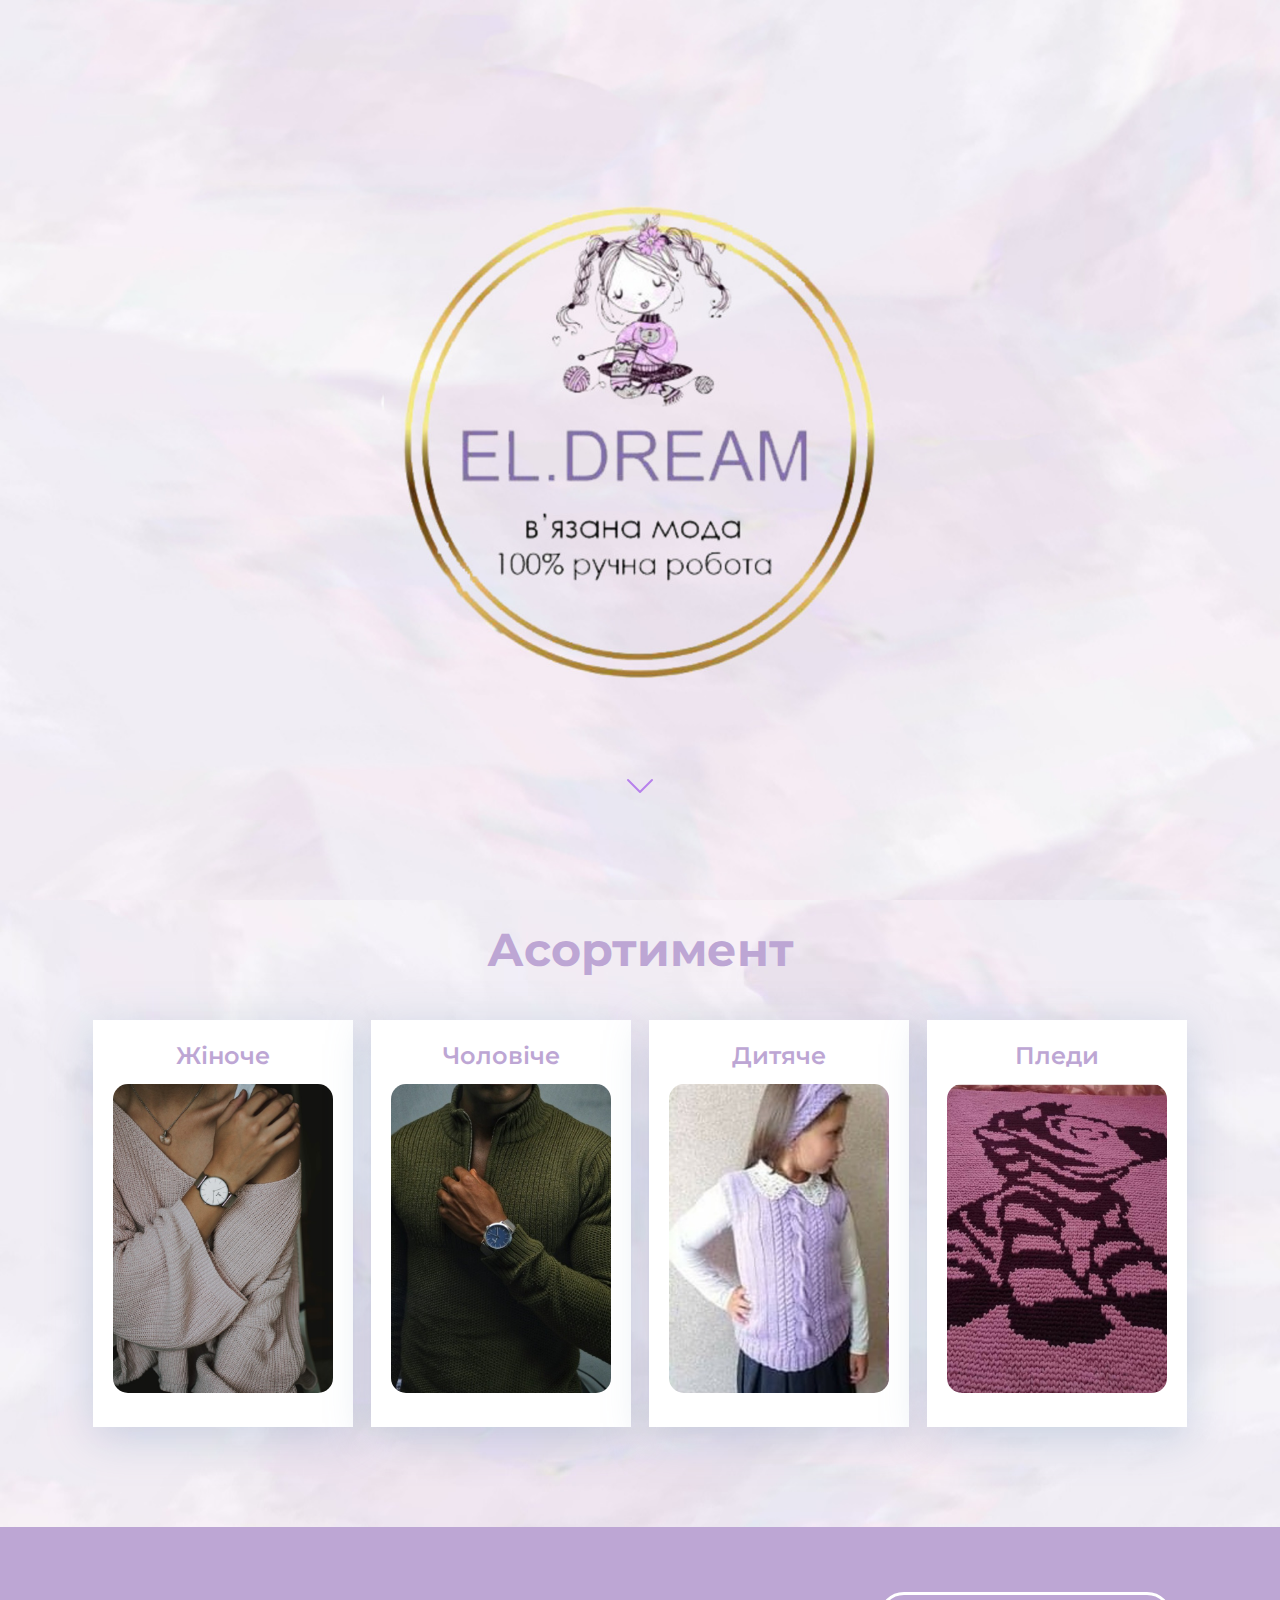
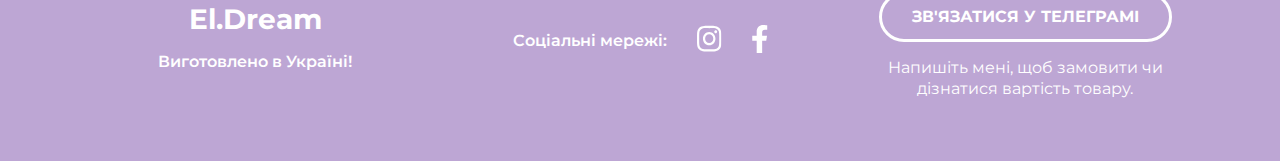
<file: index.html>
<!DOCTYPE html>
<html lang="en">

<head>
    <meta charset="UTF-8">
    <meta http-equiv="X-UA-Compatible" content="IE=edge">
    <meta name="viewport" content="width=device-width, initial-scale=1.0">
    <meta name="keywords" content="Knitted, Handmade, Clothes, Well made, Pretty">
    <meta name="description" content="Handmade knitted pretty clothes, well made from quality material">
    <meta name="author" content="Vladimir Natsvlishvili">
    <link rel="icon" href="./img/favicon.ico" type="image/x-icon для .ico">
    <title>El.Dream</title>
    <link rel="stylesheet" href="./css/main.css">
    <link rel="stylesheet" href="./css/media.css">
    <link href="https://fonts.googleapis.com/css2?family=Montserrat:wght@400;600;700&display=swap" rel="stylesheet">
</head>

<body>
    <div class="wrapper">
        <header class="header">
            <h1 class="header-title"></h1>
            <p class="header-subtitle"></p>
            <a href="#goods" class="header img">
                <img src="./img/header/chevron-down.svg">
            </a>
        </header>

        <main class="main">
            <section class="goods" id="goods">
                <div class="container">
                    <h2 class="goods-header">Асортимент</h2>

                    <!-- goods-card-wrapper -->
                    <div class="goods-card-wrapper">

                        <!-- Card -->
                        <div class="card">
                            <a href="female.html" class="card-link">
                                <h3 class="card-title">Жіноче</h3>
                                <img class="card-img" src="./img/main/category_female.jpg" alt="Жіноче">
                                <!-- <p></p> -->
                            </a>
                        </div>
                        <!-- Card -->
                        <div class="card">
                            <a href="male.html" class="card-link">
                                <h3 class="card-title">Чоловіче</h3>
                                <img class="card-img" src="./img/main/category_male.jpg" alt="Чоловіче">
                                <!-- <p></p> -->
                            </a>
                        </div>
                        <!-- Card -->
                        <div class="card">
                            <a href="childrens.html" class="card-link">
                                <h3 class="card-title">Дитяче</h3>
                                <img class="card-img" src="./img/main/category_childrens.jpg" alt="Дитяче">
                                <!-- <p></p> -->
                            </a>
                        </div>
                        <!-- Card -->
                        <div class="card">
                            <a href="plaid.html" class="card-link">
                                <h3 class="card-title">Пледи</h3>
                                <img class="card-img" src="./img/main/category_plaid.jpg" alt="Пледи">
                                <!-- <p></p> -->
                            </a>
                        </div>
                    </div>
                </div>
            </section>
        </main>

        <footer class="footer">
            <div class="container">
                <div class="footer-row">
                    <!-- footer-copyright -->
                    <div class="footer-copyright footer-column">
                        <div class="footer-copyright-name">El.Dream</div>
                        <p>Виготовлено в Україні!</p>
                    </div>
                    <!-- footer-icons -->
                    <div class="footer-icons footer-column">
                        <p class="footer-icons-row">Соціальні мережі:
                            <a href="https://www.instagram.com/el.dream_knitt/" target="_blank">
                                <img src="./img/social/instagram.svg" alt="">
                            </a>
                            <a href="#" target="_blank">
                                <img src="./img/social/facebook.svg" alt="">
                            </a>
                        </p>
                    </div>
                    <div class="footer-contacts footer-column">
                        <a href="https://t.me/Lencya2" class="footer-button" target="_blank">
                            Зв'язатися у телеграмі
                        </a>
                        <p>Напишіть мені, щоб замовити чи дізнатися вартість товару.</p>
                    </div>
                </div>
            </div>
        </footer>
    </div>

    <!-- Self scripsts and libraries -->
    <script src="./js/main.js"></script>
</body>

</html>
</file>
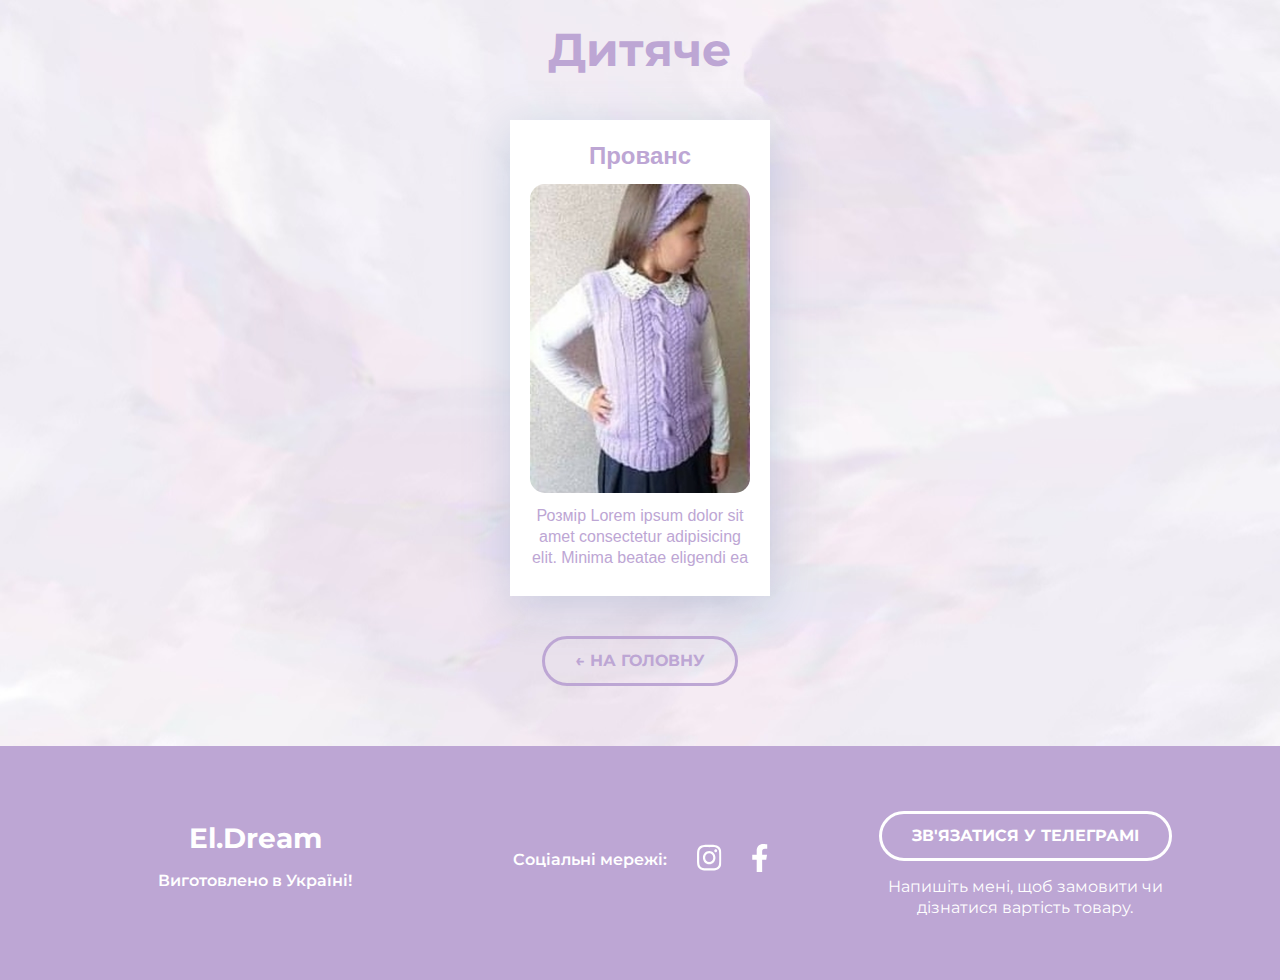
<file: childrens.html>
<!DOCTYPE html>
<html lang="en">

<head>
    <meta charset="UTF-8">
    <meta http-equiv="X-UA-Compatible" content="IE=edge">
    <meta name="viewport" content="width=device-width, initial-scale=1.0">
    <meta name="keywords" content="Knitted, Handmade, Clothes, Well made, Pretty">
    <meta name="description" content="Handmade knitted pretty clothes, well made from quality material">
    <meta name="author" content="Vladimir Natsvlishvili">
    <link rel="icon" href="./img/favicon.ico" type="image/x-icon для .ico">
    <title>Жіноче</title>
    <link rel="stylesheet" href="./css/main.css">
    <link rel="stylesheet" href="./css/media.css">
    <link href="https://fonts.googleapis.com/css2?family=Montserrat:wght@400;600;700&display=swap" rel="stylesheet">
</head>

<body>
    <div class="wrapper">
        <main class="main">
            <section class="goods" id="goods">
                <div class="container">
                    <h2 class="goods-header">Дитяче</h2>

                    <!-- goods-card-wrapper -->
                    <div class="goods-card-wrapper">
                        <!-- Card -->
                        <div class="card">
                            <button class="card-link">
                                <h3 class="card-title">Прованс</h3>
                                <img class="card-img" src="./img/goods/childrens/provans.jpg" alt="Прованс">
                                <p>Розмір Lorem ipsum dolor sit amet consectetur adipisicing elit. Minima beatae
                                    eligendi ea
                                    eveniet libero quos quia optio, cupiditate nulla quas unde maiores eos sed eaque
                                    perspiciatis aperiam possimus quidem distinctio.</p>
                            </button>
                        </div>
                    </div>
                </div>
                <div class='btn-back-wrapper'>
                    <a href="index.html" class="btn-back">
                        ← на головну
                    </a>
                </div>
            </section>

            <!-- modal window -->
            <div class="modal hide">
                <div class="modal-dialog">
                    <div data-close class="modal-close">&times;</div>
                    <div class="modal-content">
                    </div>
                </div>
            </div>
        </main>

        <footer class="footer">
            <div class="container">
                <div class="footer-row">
                    <!-- footer-copyright -->
                    <div class="footer-copyright footer-column">
                        <div class="footer-copyright-name">El.Dream</div>
                        <p>Виготовлено в Україні!</p>
                    </div>
                    <!-- footer-icons -->
                    <div class="footer-icons footer-column">
                        <p class="footer-icons-row">Соціальні мережі:
                            <a href="https://www.instagram.com/el.dream_knitt/" target="_blank">
                                <img src="./img/social/instagram.svg" alt="">
                            </a>
                            <a href="#" target="_blank">
                                <img src="./img/social/facebook.svg" alt="">
                            </a>
                        </p>
                    </div>
                    <div class="footer-contacts footer-column">
                        <a href="https://t.me/Lencya2" class="footer-button" target="_blank">
                            Зв'язатися у телеграмі
                        </a>
                        <p>Напишіть мені, щоб замовити чи дізнатися вартість товару.</p>
                    </div>
                </div>
            </div>
        </footer>
    </div>

    <!-- Self scripsts and libraries -->
    <script src="./js/main.js"></script>
</body>

</html>
</file>
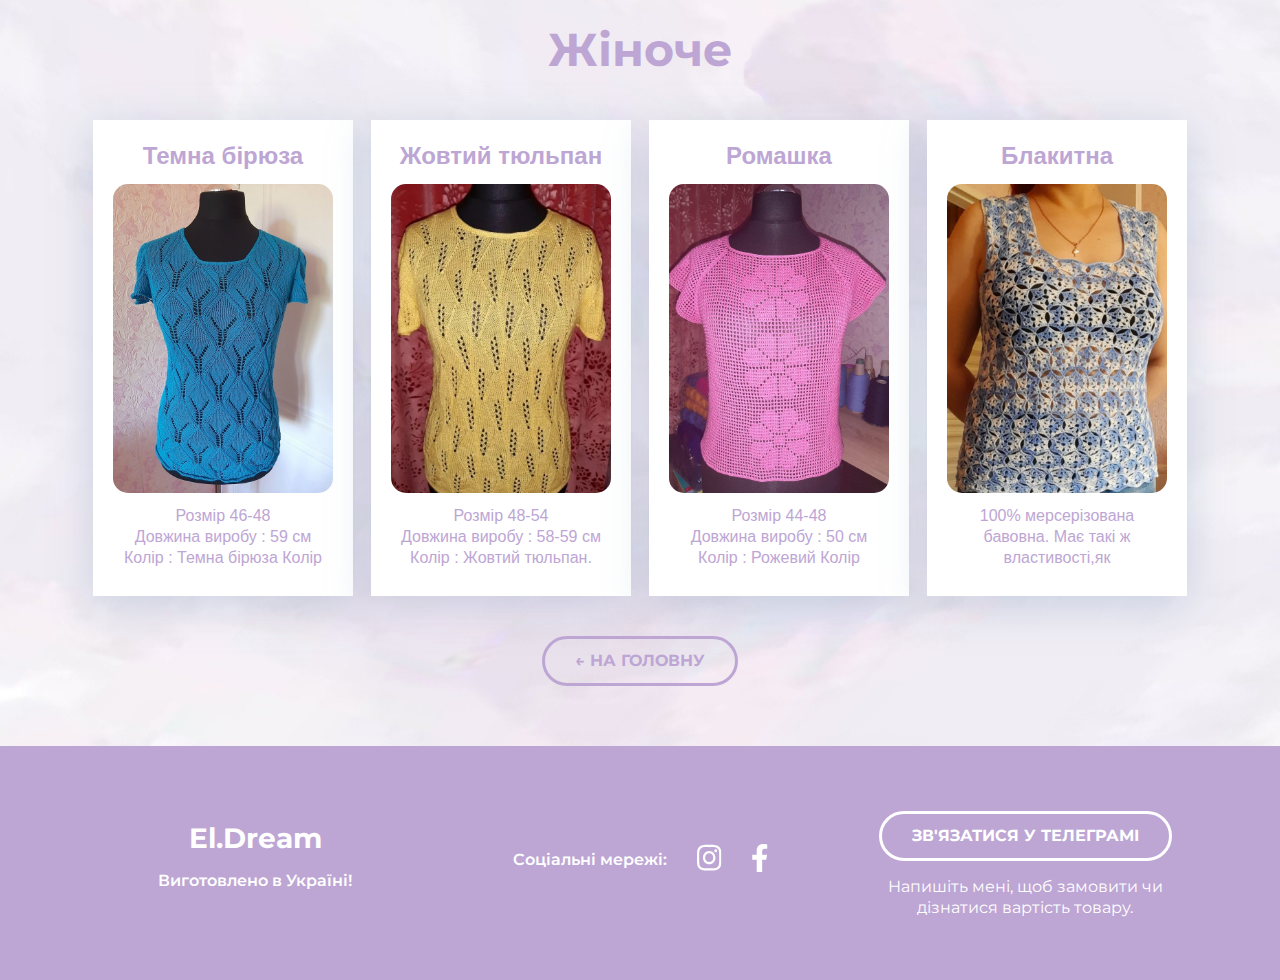
<file: female.html>
<!DOCTYPE html>
<html lang="en">

<head>
    <meta charset="UTF-8">
    <meta http-equiv="X-UA-Compatible" content="IE=edge">
    <meta name="viewport" content="width=device-width, initial-scale=1.0">
    <meta name="keywords" content="Knitted, Handmade, Clothes, Well made, Pretty">
    <meta name="description" content="Handmade knitted pretty clothes, well made from quality material">
    <meta name="author" content="Vladimir Natsvlishvili">
    <link rel="icon" href="./img/favicon.ico" type="image/x-icon для .ico">
    <title>Жіноче</title>
    <link rel="stylesheet" href="./css/main.css">
    <link rel="stylesheet" href="./css/media.css">
    <link href="https://fonts.googleapis.com/css2?family=Montserrat:wght@400;600;700&display=swap" rel="stylesheet">
</head>

<body>
    <div class="wrapper">
        <main class="main">
            <section class="goods" id="goods">
                <div class="container">
                    <h2 class="goods-header">Жіноче</h2>
                    <!-- goods-card-wrapper -->
                    <div class="goods-card-wrapper">
                        <!-- Card -->
                        <div class="card">
                            <button class="card-link">
                                <h3 class="card-title">Темна бірюза</h3>
                                <img class="card-img" src="./img/goods/female/t-shirt_blue.jpg" alt="Темна бірюза">
                                <p>Розмір 46-48 <br>Довжина виробу : 59 см Колір : Темна бірюза Колір
                                    яскравий,насичений.
                                    Склад : 100% італійський котон
                                    Добре пропускає повітря, дихає та добре вбирає вологу. Тому її цілком комфортно
                                    носити у
                                    спекотну пору року.
                                    100 % італійський котон міцний,невибагливий у догляді,може використовуватися довгі
                                    роки.
                                    Ручне прання при температурі не більше 30 градусів,сушити в горизонталі,щоб уникнути
                                    деформації виробу.</p>
                            </button>
                        </div>
                        <!-- Card -->
                        <div class="card">
                            <button class="card-link">
                                <h3 class="card-title">Жовтий тюльпан</h3>
                                <img class="card-img" src="./img/goods/female/t-shirt_yellow.jpg" alt="Жовтий тюльпан">
                                <p>Розмір 48-54 <br>Довжина виробу : 58-59 см Колір : Жовтий тюльпан. Колір
                                    яскравий,насичений.
                                    Склад : 100% італійська бавовна.
                                    Найніжніша італійська бавовна,невагома легкість та яскравий насичений колір подарує
                                    Вам
                                    комфорт та радістний настрій.
                                    Відмінно пропускає повітря і не парить,при носінні буде активно виводити тепло від
                                    тіла.
                                    Тому її цілком комфортно носити у спекотну пору року.
                                    Ручне прання при температурі не більше 30 градусів,сушити в горизонталі,щоб уникнути
                                    деформації виробу.</p>
                            </button>
                        </div>
                        <!-- Card -->
                        <div class="card">
                            <button class="card-link">
                                <h3 class="card-title">Ромашка</h3>
                                <img class="card-img" src="./img/goods/female/t-shirt_pink.jpg" alt="Ромашка">
                                <p>Розмір 44-48 <br>Довжина виробу : 50 см Колір : Рожевий Колір яскравий,насичений.
                                    Склад : 100% італійська бавовна
                                    Футболка "Ромашка" в'язана гачком у техніці філейне в'язання з піксельним малюнком,
                                    є
                                    реглан та росток,завдяки чого не буде дискомфорту при експлуатації виробу.
                                    Добре пропускає повітря, дихає та добре вбирає вологу. Тому її цілком комфортно
                                    носити у
                                    спекотну пору року.</p>
                            </button>
                        </div>
                        <!-- Card -->
                        <div class="card">
                            <button class="card-link">
                                <h3 class="card-title">Блакитна</h3>
                                <img class="card-img" src="./img/goods/female/t-shirt_light_blue.jpg" alt="Блакитна">
                                <p>100% мерсерізована бавовна. Має такі ж властивості,як звичайна.Різниця у скрутці
                                    самої
                                    нитки,вона трохи жорсткіша,ніж звичайна бавовна і має трохи блиск,але в спеку в ній
                                    дуже
                                    комфортно.</p>
                            </button>
                        </div>
                    </div>
                </div>
                <div class='btn-back-wrapper'>
                    <a href="index.html" class="btn-back">
                        ← на головну
                    </a>
                </div>
            </section>

            <!-- modal window -->
            <div class="modal hide">
                <div class="modal-dialog">
                    <div data-close class="modal-close">&times;</div>
                    <div class="modal-content">

                    </div>
                </div>
            </div>
        </main>

        <footer class="footer">
            <div class="container">
                <div class="footer-row">
                    <!-- footer-copyright -->
                    <div class="footer-copyright footer-column">
                        <div class="footer-copyright-name">El.Dream</div>
                        <p>Виготовлено в Україні!</p>
                    </div>
                    <!-- footer-icons -->
                    <div class="footer-icons footer-column">
                        <p class="footer-icons-row">Соціальні мережі:
                            <a href="https://www.instagram.com/el.dream_knitt/" target="_blank">
                                <img src="./img/social/instagram.svg" alt="">
                            </a>
                            <a href="#" target="_blank">
                                <img src="./img/social/facebook.svg" alt="">
                            </a>
                        </p>
                    </div>
                    <div class="footer-contacts footer-column">
                        <a href="https://t.me/Lencya2" class="footer-button" target="_blank">
                            Зв'язатися у телеграмі
                        </a>
                        <p>Напишіть мені, щоб замовити чи дізнатися вартість товару.</p>
                    </div>
                </div>
            </div>
        </footer>
    </div>

    <!-- Self scripsts and libraries -->
    <script src="./js/main.js"></script>
</body>

</html>
</file>
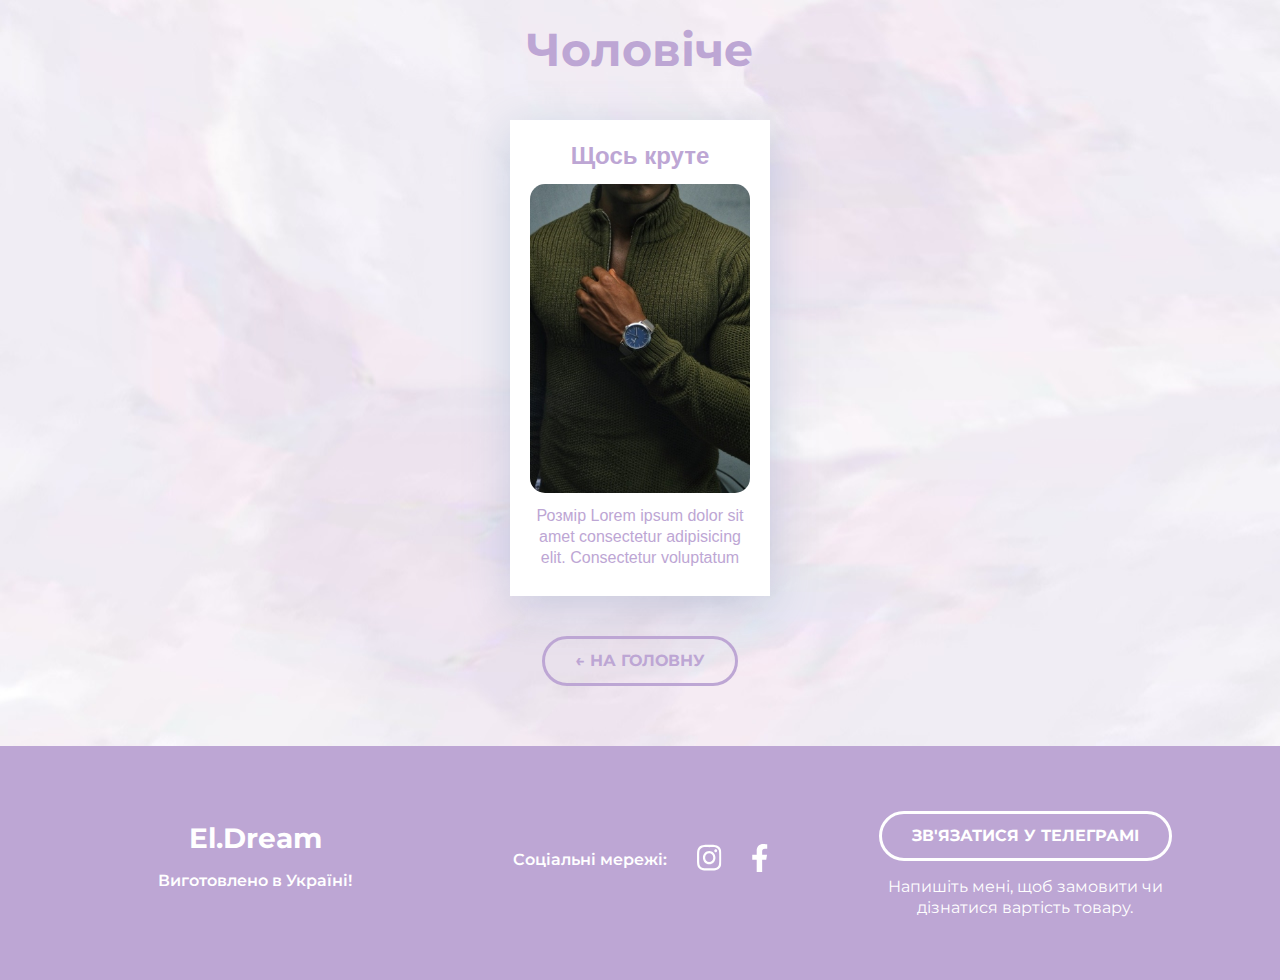
<file: male.html>
<!DOCTYPE html>
<html lang="en">

<head>
    <meta charset="UTF-8">
    <meta http-equiv="X-UA-Compatible" content="IE=edge">
    <meta name="viewport" content="width=device-width, initial-scale=1.0">
    <meta name="keywords" content="Knitted, Handmade, Clothes, Well made, Pretty">
    <meta name="description" content="Handmade knitted pretty clothes, well made from quality material">
    <meta name="author" content="Vladimir Natsvlishvili">
    <link rel="icon" href="./img/favicon.ico" type="image/x-icon для .ico">
    <title>Жіноче</title>
    <link rel="stylesheet" href="./css/main.css">
    <link rel="stylesheet" href="./css/media.css">
    <link href="https://fonts.googleapis.com/css2?family=Montserrat:wght@400;600;700&display=swap" rel="stylesheet">
</head>

<body>
    <div class="wrapper">
        <main class="main">
            <section class="goods" id="goods">
                <div class="container">
                    <h2 class="goods-header">Чоловіче</h2>
                    <!-- goods-card-wrapper -->
                    <div class="goods-card-wrapper">
                        <!-- Card -->
                        <div class="card">
                            <button class="card-link">
                                <h3 class="card-title">Щось круте</h3>
                                <img class="card-img" src="./img/goods/male/male.jpg" alt="Щось круте">
                                <p>Розмір Lorem ipsum dolor sit amet consectetur adipisicing elit. Consectetur
                                    voluptatum
                                    reprehenderit totam esse quod vero, culpa vel nam commodi adipisci dolorem harum
                                    dicta
                                    voluptatibus sed amet magni libero sit nihil.</p>
                            </button>
                        </div>
                    </div>
                </div>
                <div class='btn-back-wrapper'>
                    <a href="index.html" class="btn-back">
                        ← на головну
                    </a>
                </div>
            </section>

            <!-- modal window -->
            <div class="modal hide">
                <div class="modal-dialog">
                    <div data-close class="modal-close">&times;</div>
                    <div class="modal-content">

                    </div>
                </div>
            </div>
        </main>

        <footer class="footer">
            <div class="container">
                <div class="footer-row">
                    <!-- footer-copyright -->
                    <div class="footer-copyright footer-column">
                        <div class="footer-copyright-name">El.Dream</div>
                        <p>Виготовлено в Україні!</p>
                    </div>
                    <!-- footer-icons -->
                    <div class="footer-icons footer-column">
                        <p class="footer-icons-row">Соціальні мережі:
                            <a href="https://www.instagram.com/el.dream_knitt/" target="_blank">
                                <img src="./img/social/instagram.svg" alt="">
                            </a>
                            <a href="#" target="_blank">
                                <img src="./img/social/facebook.svg" alt="">
                            </a>
                        </p>
                        <!-- <div class="footer-icons-row"> -->

                        <!-- </div> -->
                    </div>
                    <div class="footer-contacts footer-column">
                        <a href="https://t.me/Lencya2" class="footer-button" target="_blank">
                            Зв'язатися у телеграмі
                        </a>
                        <p>Напишіть мені, щоб замовити чи дізнатися вартість товару.</p>
                    </div>
                </div>
            </div>
        </footer>
    </div>

    <!-- Self scripsts and libraries -->
    <script src="./js/main.js"></script>
</body>

</html>
</file>
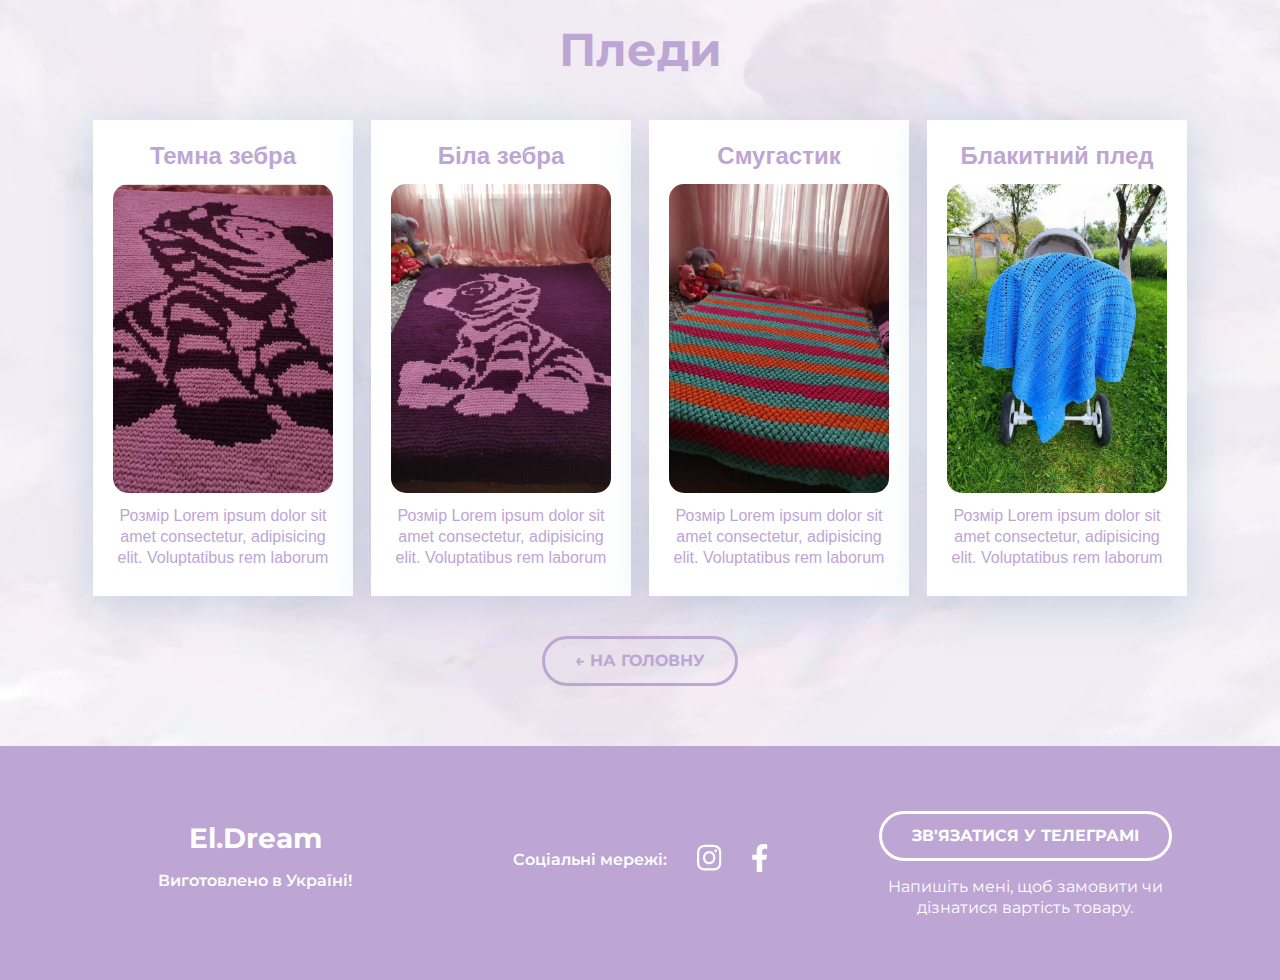
<file: plaid.html>
<!DOCTYPE html>
<html lang="en">

<head>
    <meta charset="UTF-8">
    <meta http-equiv="X-UA-Compatible" content="IE=edge">
    <meta name="viewport" content="width=device-width, initial-scale=1.0">
    <meta name="keywords" content="Knitted, Handmade, Clothes, Well made, Pretty">
    <meta name="description" content="Handmade knitted pretty clothes, well made from quality material">
    <meta name="author" content="Vladimir Natsvlishvili">
    <link rel="icon" href="./img/favicon.ico" type="image/x-icon для .ico">
    <title>Жіноче</title>
    <link rel="stylesheet" href="./css/main.css">
    <link rel="stylesheet" href="./css/media.css">
    <link href="https://fonts.googleapis.com/css2?family=Montserrat:wght@400;600;700&display=swap" rel="stylesheet">
</head>

<body>
    <div class="wrapper">
        <main class="main">

            <section class="goods" id="goods">
                <div class="container">
                    <h2 class="goods-header">Пледи</h2>
                    <!-- goods-card-wrapper -->
                    <div class="goods-card-wrapper">
                        <!-- Card -->
                        <div class="card">
                            <button class="card-link">
                                <h3 class="card-title">Темна зебра</h3>
                                <img class="card-img" src="./img/goods/plaid/dark_zebra.jpg" alt="Темна зебра">
                                <p>Розмір Lorem ipsum dolor sit amet consectetur, adipisicing elit. Voluptatibus rem
                                    laborum
                                    incidunt nisi ab eaque quos odio? Tenetur, qui expedita, voluptatibus ex ab a velit
                                    magnam fuga iusto commodi culpa.</p>
                            </button>
                        </div>
                        <!-- Card -->
                        <div class="card">
                            <button class="card-link">
                                <h3 class="card-title">Біла зебра</h3>
                                <img class="card-img" src="./img/goods/plaid/white_zebra.jpg" alt="Біла зебра">
                                <p>Розмір Lorem ipsum dolor sit amet consectetur, adipisicing elit. Voluptatibus rem
                                    laborum
                                    incidunt nisi ab eaque quos odio? Tenetur, qui expedita, voluptatibus ex ab a velit
                                    magnam fuga iusto commodi culpa.</p>
                            </button>
                        </div>
                        <!-- Card -->
                        <div class="card">
                            <button class="card-link">
                                <h3 class="card-title">Смугастик</h3>
                                <img class="card-img" src="./img/goods/plaid/stripes.jpg" alt="Смугастик">
                                <p>Розмір Lorem ipsum dolor sit amet consectetur, adipisicing elit. Voluptatibus rem
                                    laborum
                                    incidunt nisi ab eaque quos odio? Tenetur, qui expedita, voluptatibus ex ab a velit
                                    magnam fuga iusto commodi culpa.</p>
                            </button>
                        </div>
                        <!-- Card -->
                        <div class="card">
                            <button class="card-link">
                                <h3 class="card-title">Блакитний плед</h3>
                                <img class="card-img" src="./img/goods/plaid/blue_plaid.jpg" alt="Блакитний плед">
                                <p>Розмір Lorem ipsum dolor sit amet consectetur, adipisicing elit. Voluptatibus rem
                                    laborum
                                    incidunt nisi ab eaque quos odio? Tenetur, qui expedita, voluptatibus ex ab a velit
                                    magnam fuga iusto commodi culpa.</p>
                            </button>
                        </div>
                    </div>
                </div>
                <div class='btn-back-wrapper'>
                    <a href="index.html" class="btn-back">
                        ← на головну
                    </a>
                </div>
            </section>

            <!-- modal window -->
            <div class="modal hide">
                <div class="modal-dialog">
                    <div data-close class="modal-close">&times;</div>
                    <div class="modal-content">

                    </div>
                </div>
            </div>
        </main>

        <footer class="footer">
            <div class="container">
                <div class="footer-row">
                    <!-- footer-copyright -->
                    <div class="footer-copyright footer-column">
                        <div class="footer-copyright-name">El.Dream</div>
                        <p>Виготовлено в Україні!</p>
                    </div>
                    <!-- footer-icons -->
                    <div class="footer-icons footer-column">
                        <p class="footer-icons-row">Соціальні мережі:
                            <a href="https://www.instagram.com/el.dream_knitt/" target="_blank">
                                <img src="./img/social/instagram.svg" alt="">
                            </a>
                            <a href="#" target="_blank">
                                <img src="./img/social/facebook.svg" alt="">
                            </a>
                        </p>
                    </div>
                    <div class="footer-contacts footer-column">
                        <a href="https://t.me/Lencya2" class="footer-button" target="_blank">
                            Зв'язатися у телеграмі
                        </a>
                        <p>Напишіть мені, щоб замовити чи дізнатися вартість товару.</p>
                    </div>
                </div>
            </div>
        </footer>
    </div>

    <!-- Self scripsts and libraries -->
    <script src="./js/main.js"></script>
</body>

</html>
</file>
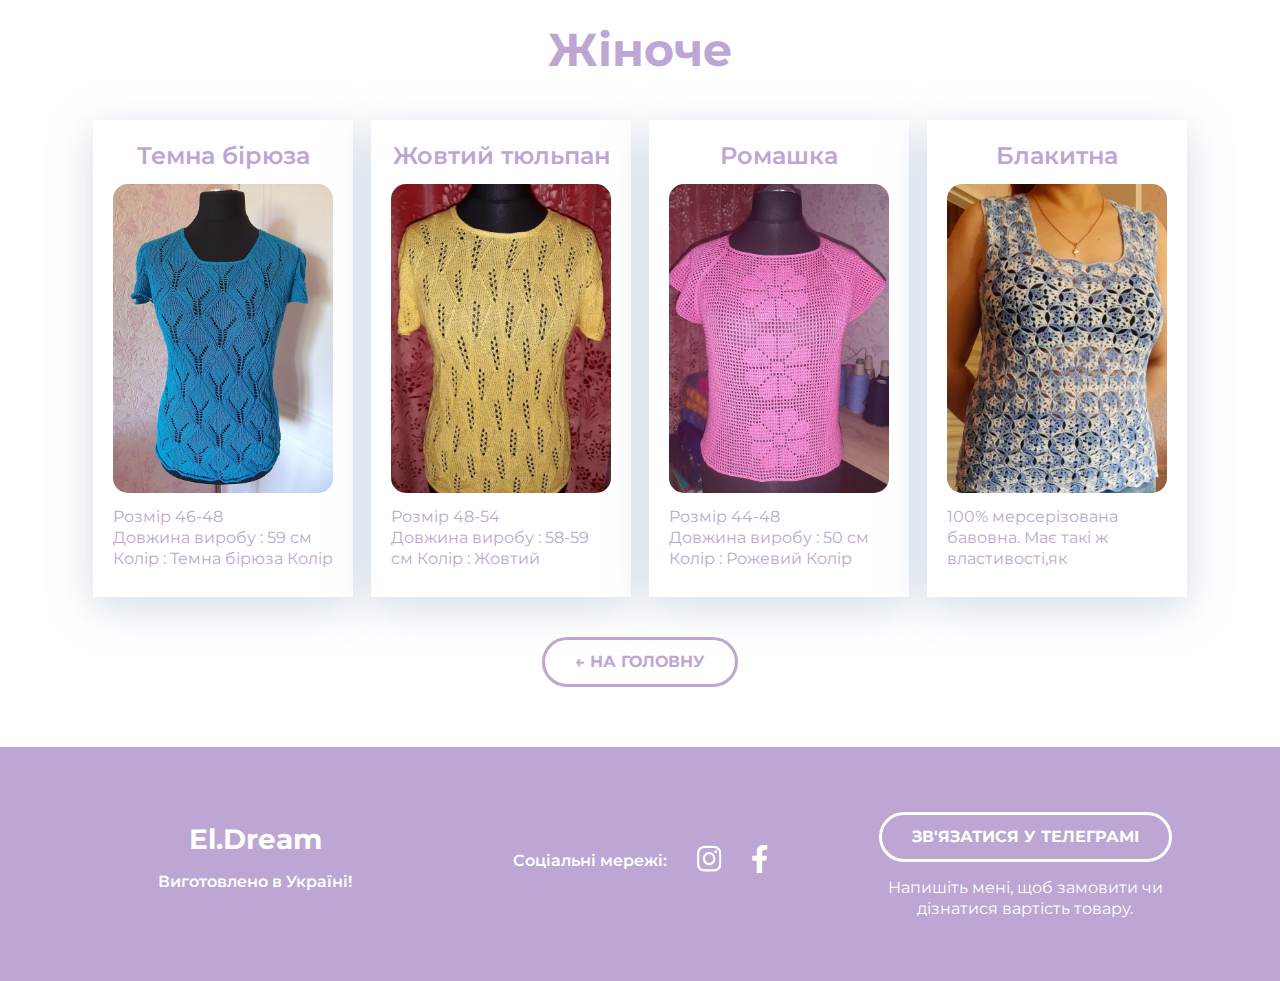
<file: women.html>
<!DOCTYPE html>
<html lang="ru">
<head>
    <meta charset="UTF-8">
    <meta http-equiv="X-UA-Compatible" content="IE=edge">
    <meta name="viewport" content="width=device-width, initial-scale=1.0">
    <title>Жіноче</title>
    <link rel="stylesheet" href="./css/main.css">
    <link rel="stylesheet" href="./css/media.css">
    <link href="https://fonts.googleapis.com/css2?family=Montserrat:wght@400;600;700&display=swap" rel="stylesheet">
</head>
<body>

    <main>
        <section class="goods" id="goods">
            <div class="container">
                <h2 class="goods-header">Жіноче</h2>
    
                <!-- goods-card-wrapper -->
                <div class="goods-card-wrapper">
    
                    <!-- Card -->
                    <div class="card">
                        <a href="#" class="card-link">
                            <h3 class="card-title">Темна бірюза</h3>
                            <img class="card-img" src="./img/goods/wooman/t-shirt_blue.jpg" alt="Темна бірюза">
                            <p>Розмір 46-48 <br>Довжина виробу : 59 см  Колір : Темна бірюза  Колір яскравий,насичений.
                                Склад : 100% італійський котон
                                Добре пропускає повітря, дихає та добре вбирає вологу. Тому її цілком комфортно носити у спекотну пору року.
                                100 % італійський котон міцний,невибагливий у догляді,може використовуватися довгі роки.
                                Ручне прання при температурі не більше 30 градусів,сушити в горизонталі,щоб уникнути деформації виробу.</p>
                        </a>
                    </div>
                    <!-- // Card -->
                    <!-- Card -->
                    <div class="card">
                        <a href="#" class="card-link">
                            <h3 class="card-title">Жовтий тюльпан</h3>
                            <img class="card-img" src="./img/goods/wooman/t-shirt_yellow.jpg" alt="Жовтий тюльпан">
                            <p>Розмір 48-54 <br>Довжина виробу : 58-59 см  Колір : Жовтий тюльпан.  Колір яскравий,насичений.
                                Склад : 100% італійська бавовна.
                                Найніжніша італійська бавовна,невагома легкість та яскравий насичений колір подарує Вам комфорт та радістний настрій.
                                Відмінно пропускає повітря і не парить,при носінні буде активно виводити тепло від тіла. Тому її цілком комфортно носити у спекотну пору року.
                                Ручне прання при температурі не більше 30 градусів,сушити в горизонталі,щоб уникнути деформації виробу.</p>
                        </a>
                    </div>
                    <!-- // Card -->
                    <!-- Card -->
                    <div class="card">
                        <a href="#" class="card-link">
                            <h3 class="card-title">Ромашка</h3>
                            <img class="card-img" src="./img/goods/wooman/t-shirt_pink.jpg" alt="Ромашка">
                            <p>Розмір 44-48 <br>Довжина виробу : 50 см  Колір : Рожевий  Колір яскравий,насичений.
                                Склад : 100% італійська бавовна
                                Футболка "Ромашка" в'язана гачком у техніці  філейне в'язання з піксельним малюнком, є реглан та росток,завдяки чого не буде дискомфорту при експлуатації виробу.
                                Добре пропускає повітря, дихає та добре вбирає вологу. Тому її цілком комфортно носити у спекотну пору року.</p>
                        </a>
                    </div>
                    <!-- // Card -->
                    <!-- Card -->
                    <div class="card">
                        <a href="#" class="card-link">
                            <h3 class="card-title">Блакитна</h3>
                            <img class="card-img" src="./img/goods/wooman/t-shirt_light_blue.jpg" alt="Блакитна">
                            <p>100% мерсерізована бавовна. Має такі ж властивості,як звичайна.Різниця у скрутці самої нитки,вона трохи жорсткіша,ніж звичайна бавовна і має трохи блиск,але в спеку в ній дуже комфортно.</p>
                        </a>
                    </div>
                    <!-- // Card -->
                </div>
                <!-- // goods-card-wrapper -->
    
            </div>
            <div class='btn-back-wrapper'>
                <a href="index.html" class="btn-back">
                ← на головну
                </a>
            </div>
            
        </section>

            <!-- modal tab -->
            <div class="modal hide">
                <div class="modal-dialog">
                    <div class="modal-content">
                            <div data-close class="modal-close">&times;</div>
                            <h3 class="modal-title">Темна бірюза</h3>
                            <div class='modal-container'>
                                <img class="modal-img" src="./img/goods/wooman/t-shirt_blue.jpg" alt="Темна бірюза">
                                <p>Розмір 46-48 <br>Довжина виробу : 59 см  Колір : Темна бірюза  Колір яскравий,насичений.
                                    Склад : 100% італійський котон
                                    Добре пропускає повітря, дихає та добре вбирає вологу. Тому її цілком комфортно носити у спекотну пору року.
                                    100 % італійський котон міцний,невибагливий у догляді,може використовуватися довгі роки.
                                    Ручне прання при температурі не більше 30 градусів,сушити в горизонталі,щоб уникнути деформації виробу.</p>
                            </div>
                    </div>
                </div>
            </div>
        <!-- // modal tab -->

    </main>

    <footer class="footer">
        <div class="container">
            <div class="footer-row">
                <!-- footer-copyright -->
                <div class="footer-copyright footer-column">
                    <div class="footer-copyright-name">El.Dream</div>
                    <p>Виготовлено в Україні!</p>
                </div>
                <!-- // footer-copyright -->
    
                <!-- footer-icons -->
                <div class="footer-icons footer-column">
                    <p class="footer-icons-row">Соціальні мережі: 
                        <a href="https://www.instagram.com/el.dream_knitt/" target="_blank">
                            <img src="./img/social/instagram.svg" alt="">
                        </a>
                        <a href="#" target="_blank">
                            <img src="./img/social/facebook.svg" alt="">
                        </a>
                    </p>
                    <!-- <div class="footer-icons-row"> -->
      
                    <!-- </div> -->
                </div>
                <!-- // footer-icons -->
    
                <div class="footer-contacts footer-column">
                    <a href="https://t.me/Lencya2" class="footer-button" target="_blank">
                        Зв'язатися у телеграмі
                    </a>
                    <p>Напишіть мені, щоб замовити чи дізнатися вартість товару.</p>
                </div>
            </div>
        </div>
    </footer>

    <!-- Собственные скрипты и библиотеки -->
    <script src="./js/main.js"></script>
    
</body>
</html>
</file>
<file: css/main.css>
* {
    box-sizing: border-box;
    
}

*::selection {
    background-color:#b781ec;
    color: #fff;
}

html {
    height: 100%;
    scroll-behavior: smooth;
}

body {
    height: 100%;
    margin: 0;
    font-family: 'Montserrat', sans-serif;
}

img {
    max-width: 100%;
}

.container {
    max-width: 1140px;
    margin-left: auto;
    margin-right: auto;
    padding-left: 10px;
    padding-right: 10px;
}

.none {
    display: none !important;
}

.wrapper {
    min-height: 100%;
    display: flex;
    flex-direction: column;
}

/* header */
.header {
    position: relative;

    display: flex;
    justify-content: center; 
    align-items: center;    

    width: 100%;
    height: 100vh;

    background-image: url("./../img/header/header_bg_full.jpg");
    
    background-size: cover;
    background-repeat: no-repeat;
    background-position: center;
}

.header img {
    width: 48px;
    height: 48px;
    position: absolute;
    bottom: 10%;
    left: 50%;
    transform: translate(-50%, 0);
}


/* main goods */
.main {
    flex: 1 1 auto;
    background-image: url("./../img/main/bg.jpg");
    background-size: cover;
}

.goods {
    padding-top: 20px;
    padding-bottom: 60px;
}

.goods-header {
    margin: 0;
    margin-bottom: 40px;
    font-weight: 700;
    font-size: 46px;
    line-height: 1.3;
    text-align: center;
    color: #bda6d4;
}

.goods-card-wrapper {
    display: flex;
    flex-wrap: wrap;
    justify-content: space-evenly;
}

.card {
    margin-bottom: 40px;
    margin-right: 5px;
    margin-left: 5px;
    max-width: 260px;
    background-color: white;
    box-shadow: 0px 10px 40px rgba(126, 155, 189, 0.35);
    flex-grow: 1;
    transition: transform 0.2s ease-in;
}

.card:hover {
    transform: translateY(-15px);
    box-shadow:0px 0px 20px 0px #ab7adb ;
}

.card-link {
    display: block;
    padding: 20px;
    text-decoration: none;
    color: #bda6d4;
    background-color: #fff;
    border: none;
    transition: color 0.2s ease-in;
}

button:focus {
    outline: none;
}

.card-link:hover {
    color: #ab7adb;
}

.card-img {
    margin-bottom: 10px;
    border-radius: 15px;
}

.card-title {
    margin: 0;
    margin-bottom: 13px;
    font-weight: 600;
    font-size: 24px;
    line-height: 130%;
    text-align: center
}

.card p {
    margin: 0;
    margin-bottom: 10px;
    font-size: 16px;
    line-height: 130%;
    height: 60px;
    overflow: hidden;

}


/* Footer */
.footer {
    padding-top: 45px;
    padding-bottom: 45px;
    background: #bda6d4;
    color: white;
}

.footer-row {
    display: flex;
    flex-direction: row;
    align-items: center;
    justify-content: space-between;
}

.footer-column {
    max-width: 350px;
    flex-grow: 1;
    display: flex;
    flex-direction: column;
    align-items: center;

}

.footer-copyright {
    /* color: #b8ceeb; */
    line-height: 1.3;
}

.footer-copyright-name {
    margin-bottom: 15px;
    font-weight: 700;
    font-size: 28px;
}

.footer-copyright p {
    margin: 0;
    margin-bottom: 15px;
    font-weight: 600;
    font-size: 16px;
}

/* .footer-icons {

} */

.footer-icons p {
    margin: 0;
    margin-top: 10px;
    margin-bottom: 15px;
    line-height: 1.3;
    font-weight: 600;
    font-size: 16px;
}

.footer-icons-row {
    display: flex;
    align-items: center;
    
}

.footer-icons-row > * {
    margin-left: 30px;

}

.footer-icons-row img:hover{
    transition: all 0.3s ease-in;
    transform: scale(1.5);
    filter: drop-shadow(0px 0px 30px rgb(251, 255, 2));
}


.footer-button {
    display: inline-block;
    height: 50px;
    padding-left: 30px;
    padding-right: 30px;

    border: 3px solid #FFFFFF;
    border-radius: 50px;

    line-height: 44px;

    font-weight: 700;
    font-size: 16px;
    text-transform: uppercase;
    color: #FFFFFF;
    text-decoration: none;

    transition: all 0.3s ease-in;
}

.footer-button:hover {
    background-color: white;
    color: #bda6d4;
    transform: scale(1.05);
}

.footer-contacts {
    padding-top: 20px;
}

.footer-contacts p {
    font-size: 16px;
    line-height: 1.3;
    text-align: center;
}



/* multipage */
.btn-back-wrapper{
    display:flex;
    justify-content: center;
}

.btn-back {
    display: inline-block;
    height: 50px;
    padding-left: 30px;
    padding-right: 30px;


    border: 3px solid #bda6d4;
    border-radius: 50px;

    line-height: 44px;

    font-weight: 700;
    font-size: 16px;
    text-transform: uppercase;
    color: #bda6d4;
    text-decoration: none;

    transition: all 0.3s ease-in;
}

.btn-back:hover {
    background-color: #bda6d4;
    color: white;
    transform: scale(1.05);
}



/* modal tab */
.modal{
    position:fixed;
    top:0;
    left:0;
    /* z-index:1050; */
    /* display:none; */
    width:100%;
    height:100%;
    overflow:hidden;
    background-color:rgba(0,0,0,.7)
}

.modal-dialog{
    max-width:80vw;
    margin:10vh auto;
}

.modal-content{
    position:relative;
    padding:30px;
    margin-left: auto;
    margin-right: auto;
    background-color:#fff;
    border:1px solid #bda6d4;
    border-radius:5px;
    max-height: 80vh;
    max-width: 1140px;
    overflow-y:auto
}

.modal-close{
    position:absolute;
    z-index: 1005;
    top:px;
    right:21vw;
    font-size:40px;
    color: #bda6d4;
    font-weight:700;
    border:none;
    cursor:pointer
}

.modal-title{
    font-weight: 600;
    font-size: 24px;
    line-height: 130%;
    text-align: center;
    text-transform: uppercase;
    color: #462d5f;
}
    
.modal-container{
    display: flex;
    justify-content: space-between;
    margin-bottom: 10px;
}

.modal-img {
    padding: 20px;
    max-width: 260px;
    border-radius: 30px;
}

.modal p {
    font-weight: 700;
    font-size: 16px;
    line-height: 130%;
    height: 60px;
    color: #462d5f;
}

.show{display:block;}

.hide{display:none;} 

.fixed{position: fixed; width: 100vw;}

.fade{animation-name: fade;animation-duration: 1.5s;}

@keyframes fade{from{opacity: 0.1;}to{opacity: 1;}}
</file>
<file: css/media.css>
/* Для экранов с шириной до 3840px пкс */
/* @media (max-width: 3840px) {
    .modal-close{
        right:32vw;
    }
} */

/* Для экранов с шириной до 3440px пкс */
@media (max-width: 3440px) {
    .modal-close{
        right:31vw;
    }
}

/* Для экранов с шириной до 2650px пкс */
@media (max-width: 2650px) {
    .modal-close{
        right:29vw;
    }
}

/* Для экранов с шириной до 2450px пкс */
@media (max-width: 2450px) {
    .modal-close{
        right:27vw;
    }
}

/* Для экранов с шириной до 2250px пкс */
@media (max-width: 2250px) {
    .modal-close{
        right:25vw;
    }
}

/* Для экранов с шириной до 2048 пкс */
@media (max-width: 2048px) {
    .modal-close{
        right:23vw;
    }
}

/* Для экранов с шириной до 1900 пкс */
@media (max-width: 1900px) {
    .modal-close{
        right:20vw;
    }
}

/* Для экранов с шириной до 1768 пкс */
@media (max-width: 1720px) {
    .modal-close{
        right:17vw;
    }
}

/* Для экранов с шириной до 1560px пкс */
@media (max-width: 1560px) {
    .modal-close{
        right:14vw;
    }
}

/* Для экранов с шириной до 1450 пкс */
@media (max-width: 1460px) {
    .modal-close{
        right:12vw;
    }
}


/* Для экранов с шириной до 1140 пкс */
@media (max-width: 1140px) {
    .card {
        width: calc(50% - 15px);
    }

    .footer {
        padding-top: 40px;
        padding-bottom: 60px;
    }

    .footer-row {
        flex-direction: column-reverse;
        align-items: center;
        text-align: center;
    }

    .footer-column {
        margin-bottom: 50px;
    }

    .footer-column:first-child{
        margin-bottom: 0;
    }

    .modal-dialog{
        max-width:90vw;
    }

    .modal-close{
        right:8vw;
    }
}


@media (max-width: 760px) {
    .header-title {
        font-size: 38px;
    }

    .header-subtitle {
        font-size: 14px;
    }

    .portfolio {
        padding-top: 40px;
        padding-bottom: 60px;
    }

    .portfolio-header{
        font-size: 38px;
        margin-bottom: 30px;
    }

    .portfolio-card-wrapper {
        justify-content: center;
    }

    .card {
        max-width: 530px;
        width: 100%;
    }

    .card:nth-last-child(2) {
        margin-bottom: 30px;
    }

    .card-link {
        padding: 15px;
    }

    .card-img {
        margin-bottom: 10px;
    }

    .card-title {
        margin-bottom: 10px;
    }

    .card p {
    }

    .footer-copyright-name {
        font-size: 24px;
        margin-bottom: 5px;
    }

    .footer-copyright p {
        font-size: 14px;
        margin-bottom: 5px;
    }

    .footer-icons p {
        font-size: 14px;
    }

    .footer-contacts p {
        font-size: 14px;
        margin: 0;
        margin-top: 15px;
    }

    .footer-button {
        padding: 0 10px;
        width: 100%;
        max-width: 320px;
    }

    .modal-dialog {
        margin:7vh auto;
    }

    .modal-content{
        max-height: 100vh;
        padding: 15px;
    }
    
    .modal-close{
        top:6px;
        right:8vw;
    }

    .modal-title {
        font-size: 28px;
        margin-top: 0px;
        margin-bottom: 10px;
    }

    .modal-container{
        flex-wrap: wrap;
    }

    .modal-img {
        padding: 0px;
        margin-bottom: 20px;
        min-width: 100%;
        border-radius: 15px;
    }

    .btn-back {
        max-width: 320px;
    }


}
</file>
